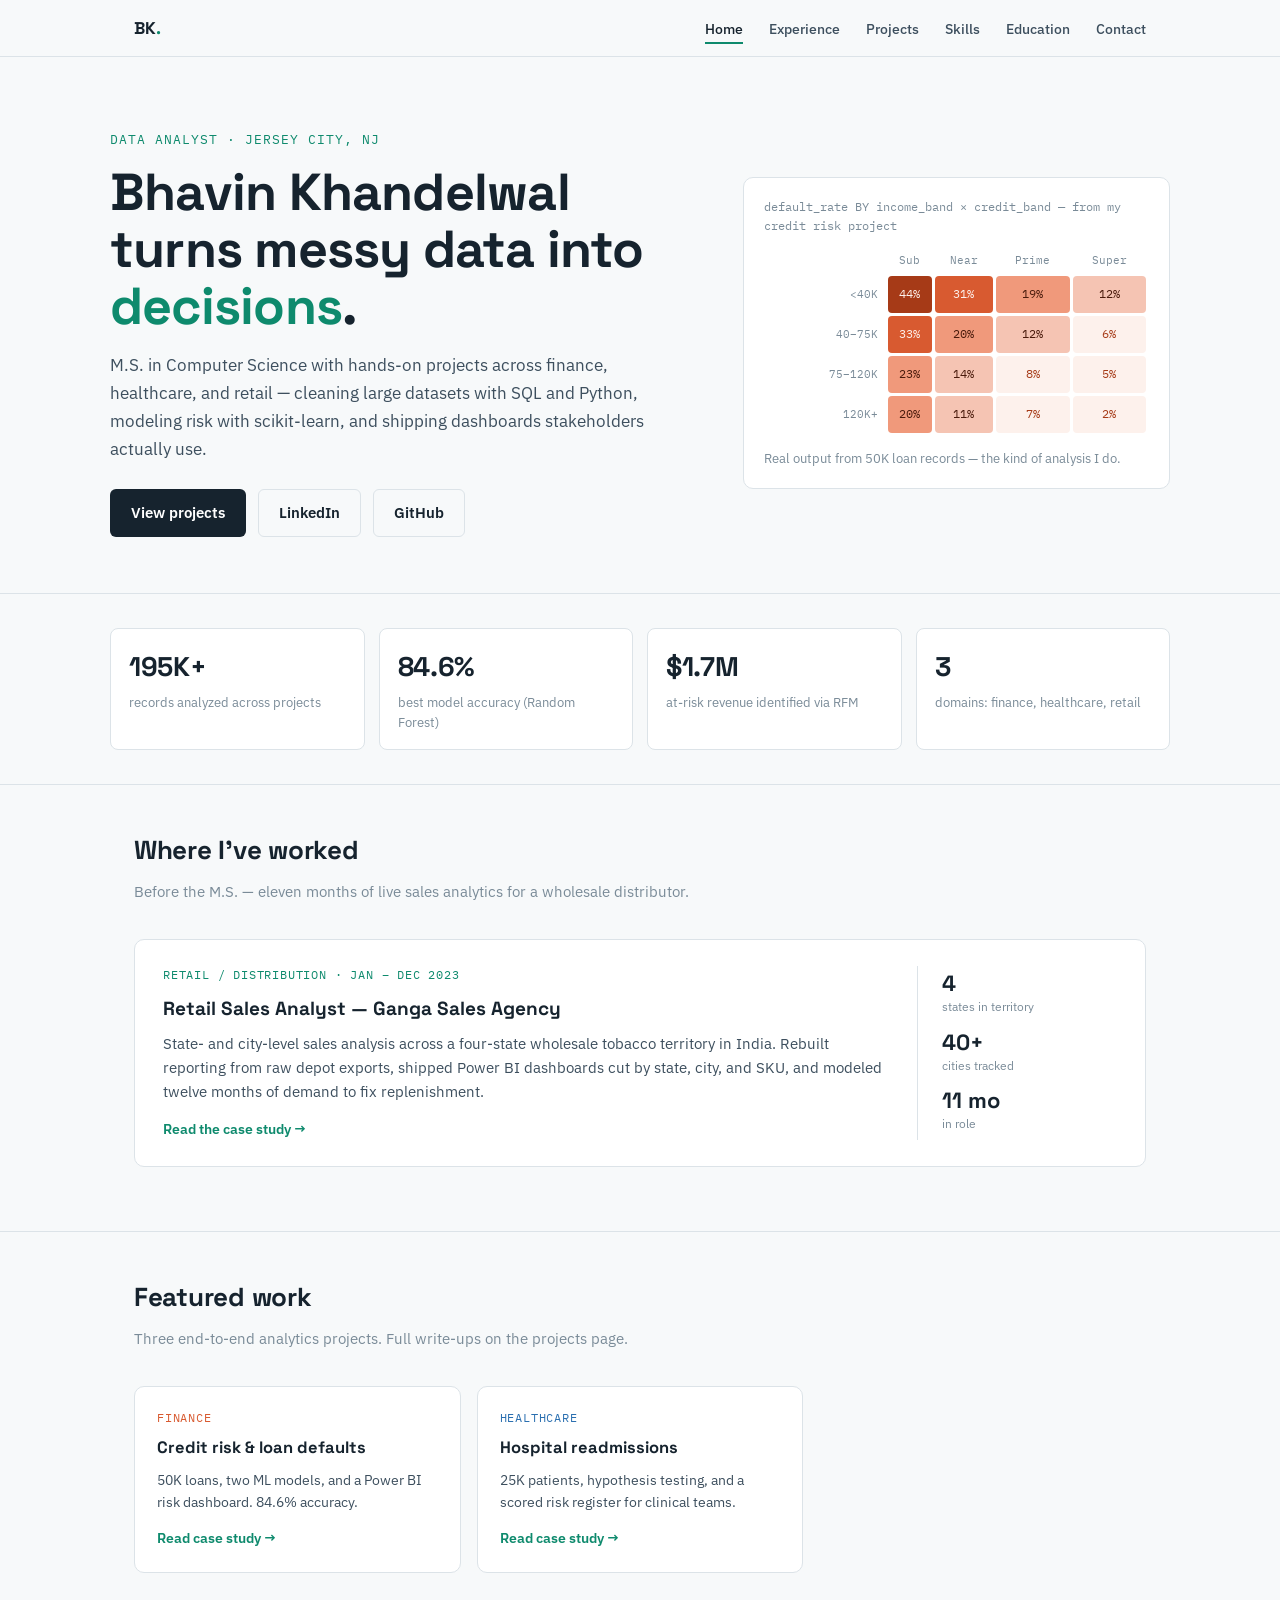
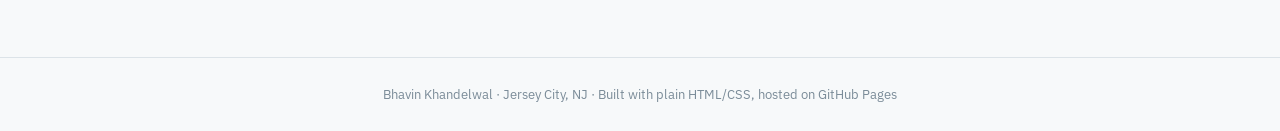
<file: index.html>
<!DOCTYPE html>
<html lang="en">
<head>
<meta charset="UTF-8">
<meta name="viewport" content="width=device-width, initial-scale=1.0">
<link rel="preconnect" href="https://fonts.googleapis.com">
<link rel="preconnect" href="https://fonts.gstatic.com" crossorigin>
<link href="https://fonts.googleapis.com/css2?family=Space+Grotesk:wght@400;500;700&family=IBM+Plex+Sans:wght@400;500;600&family=IBM+Plex+Mono:wght@400;500&display=swap" rel="stylesheet">
<link rel="stylesheet" href="style.css">
<title>Bhavin Khandelwal — Data Analyst</title>
<meta name="description" content="Data Analyst portfolio — SQL, Python, Power BI. Credit risk, healthcare, and retail analytics projects.">
</head>
<body>
<nav>
  <div class="wrap">
    <a class="logo" href="index.html">BK<span style="color:var(--teal)">.</span></a>
    <ul>
      <li><a href="index.html" class="active">Home</a></li>
      <li><a href="experience.html">Experience</a></li>
      <li><a href="projects.html">Projects</a></li>
      <li><a href="skills.html">Skills</a></li>
      <li><a href="education.html">Education</a></li>
      <li><a href="contact.html">Contact</a></li>
    </ul>
  </div>
</nav>
<header>
  <div class="wrap hero">
    <div>
      <div class="eyebrow">Data analyst · Jersey City, NJ</div>
      <h1>Bhavin Khandelwal turns messy data into <span class="accent">decisions</span>.</h1>
      <p class="lede">M.S. in Computer Science with hands-on projects across finance, healthcare, and retail — cleaning large datasets with SQL and Python, modeling risk with scikit-learn, and shipping dashboards stakeholders actually use.</p>
      <div class="hero-cta">
        <a class="btn btn-primary" href="projects.html">View projects</a>
        <a class="btn btn-ghost" href="https://www.linkedin.com/in/bhavin-khandelwal-49b412232">LinkedIn</a>
        <a class="btn btn-ghost" href="https://github.com/bhavin540">GitHub</a>
      </div>
    </div>
    <div class="heat">
      <div class="cap">default_rate BY income_band × credit_band — from my credit risk project</div>
      <table aria-label="Heat map of loan default rates by income and credit band">
        <tr><th></th><th>Sub</th><th>Near</th><th>Prime</th><th>Super</th></tr>
        <tr><td class="rowlab">&lt;40K</td><td><span style="background:var(--heat4);color:#fdf1ec">44%</span></td><td><span style="background:var(--heat3);color:#fdf1ec">31%</span></td><td><span style="background:var(--heat2);color:#4a1b0c">19%</span></td><td><span style="background:var(--heat1);color:#4a1b0c">12%</span></td></tr>
        <tr><td class="rowlab">40–75K</td><td><span style="background:var(--heat3);color:#fdf1ec">33%</span></td><td><span style="background:var(--heat2);color:#4a1b0c">20%</span></td><td><span style="background:var(--heat1);color:#4a1b0c">12%</span></td><td><span style="background:var(--heat0);color:#a63a17">6%</span></td></tr>
        <tr><td class="rowlab">75–120K</td><td><span style="background:var(--heat2);color:#4a1b0c">23%</span></td><td><span style="background:var(--heat1);color:#4a1b0c">14%</span></td><td><span style="background:var(--heat0);color:#a63a17">8%</span></td><td><span style="background:var(--heat0);color:#a63a17">5%</span></td></tr>
        <tr><td class="rowlab">120K+</td><td><span style="background:var(--heat2);color:#4a1b0c">20%</span></td><td><span style="background:var(--heat1);color:#4a1b0c">11%</span></td><td><span style="background:var(--heat0);color:#a63a17">7%</span></td><td><span style="background:var(--heat0);color:#a63a17">2%</span></td></tr>
      </table>
      <div class="note">Real output from 50K loan records — the kind of analysis I do.</div>
    </div>
  </div>
</header>
<div class="hr"></div>
<div class="wrap kpis">
  <div class="kpi"><div class="n">195K+</div><div class="l">records analyzed across projects</div></div>
  <div class="kpi"><div class="n">84.6%</div><div class="l">best model accuracy (Random Forest)</div></div>
  <div class="kpi"><div class="n">$1.7M</div><div class="l">at-risk revenue identified via RFM</div></div>
  <div class="kpi"><div class="n">3</div><div class="l">domains: finance, healthcare, retail</div></div>
</div>
<div class="hr"></div>
<section>
  <div class="wrap">
    <h2>Where I've worked</h2>
    <p class="sec-sub">Before the M.S. — eleven months of live sales analytics for a wholesale distributor.</p>
    <a class="proj" href="experience.html">
      <div>
        <div class="domain d-retail">Retail / distribution · Jan – Dec 2023</div>
        <h3>Retail Sales Analyst — Ganga Sales Agency</h3>
        <p>State- and city-level sales analysis across a four-state wholesale tobacco territory in India. Rebuilt reporting from raw depot exports, shipped Power BI dashboards cut by state, city, and SKU, and modeled twelve months of demand to fix replenishment.</p>
        <span class="go">Read the case study →</span>
      </div>
      <div class="stat">
        <div><div class="n">4</div><div class="l">states in territory</div></div>
        <div><div class="n">40+</div><div class="l">cities tracked</div></div>
        <div><div class="n">11 mo</div><div class="l">in role</div></div>
      </div>
    </a>
  </div>
</section>
<div class="hr"></div>
<section>
  <div class="wrap">
    <h2>Featured work</h2>
    <p class="sec-sub">Three end-to-end analytics projects. Full write-ups on the projects page.</p>
    <div class="preview-grid">
      <a class="preview" href="projects.html#credit">
        <div class="domain d-fin mono" style="font-size:11.5px;text-transform:uppercase;letter-spacing:.07em;">Finance</div>
        <h3>Credit risk &amp; loan defaults</h3>
        <p>50K loans, two ML models, and a Power BI risk dashboard. 84.6% accuracy.</p>
        <span class="go">Read case study →</span>
      </a>
      <a class="preview" href="projects.html#hospital">
        <div class="domain d-health mono" style="font-size:11.5px;text-transform:uppercase;letter-spacing:.07em;">Healthcare</div>
        <h3>Hospital readmissions</h3>
        <p>25K patients, hypothesis testing, and a scored risk register for clinical teams.</p>
        <span class="go">Read case study →</span>
      </a>
    </div>
  </div>
</section>
<footer>Bhavin Khandelwal · Jersey City, NJ · Built with plain HTML/CSS, hosted on GitHub Pages</footer>
</body>
</html>
</file>
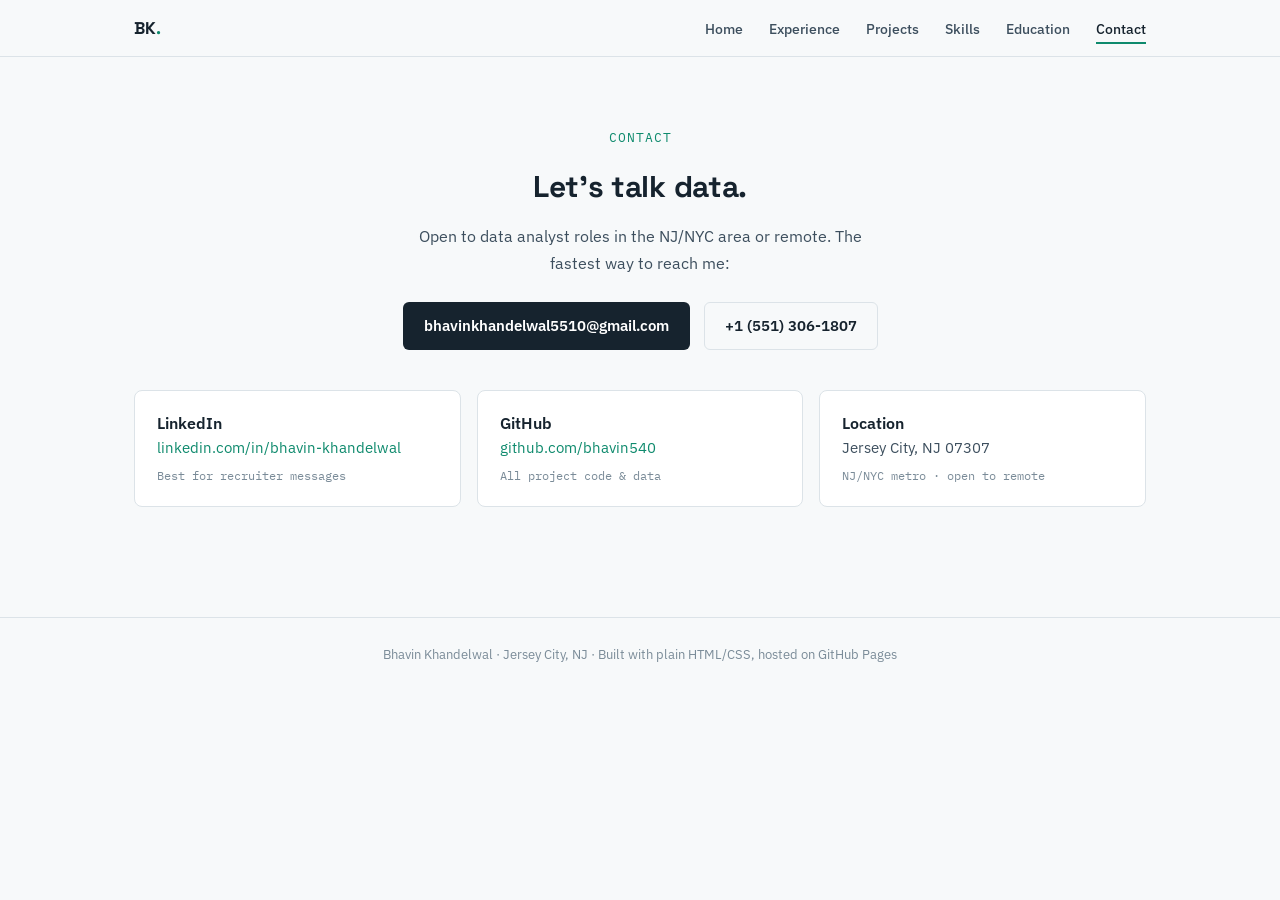
<file: contact.html>
<!DOCTYPE html>
<html lang="en">
<head>
<meta charset="UTF-8">
<meta name="viewport" content="width=device-width, initial-scale=1.0">
<link rel="preconnect" href="https://fonts.googleapis.com">
<link rel="preconnect" href="https://fonts.gstatic.com" crossorigin>
<link href="https://fonts.googleapis.com/css2?family=Space+Grotesk:wght@400;500;700&family=IBM+Plex+Sans:wght@400;500;600&family=IBM+Plex+Mono:wght@400;500&display=swap" rel="stylesheet">
<link rel="stylesheet" href="style.css">
<title>Contact — Bhavin Khandelwal</title>
</head>
<body>
<nav>
  <div class="wrap">
    <a class="logo" href="index.html">BK<span style="color:var(--teal)">.</span></a>
    <ul>
      <li><a href="index.html">Home</a></li>
      <li><a href="experience.html">Experience</a></li>
      <li><a href="projects.html">Projects</a></li>
      <li><a href="skills.html">Skills</a></li>
      <li><a href="education.html">Education</a></li>
      <li><a href="contact.html" class="active">Contact</a></li>
    </ul>
  </div>
</nav>
<section class="contact">
  <div class="wrap">
    <div class="eyebrow">Contact</div>
    <h2 style="font-family:'Space Grotesk',sans-serif;">Let's talk data.</h2>
    <p>Open to data analyst roles in the NJ/NYC area or remote. The fastest way to reach me:</p>
    <div class="row">
      <a class="btn btn-primary" href="mailto:bhavinkhandelwal5510@gmail.com">bhavinkhandelwal5510@gmail.com</a>
      <a class="btn btn-ghost" href="tel:+15513061807">+1 (551) 306-1807</a>
    </div>
    <div class="contact-cards">
      <div class="edu-card">
        <div class="deg">LinkedIn</div>
        <div class="school"><a href="https://www.linkedin.com/in/bhavin-khandelwal-49b412232">linkedin.com/in/bhavin-khandelwal</a></div>
        <div class="meta">Best for recruiter messages</div>
      </div>
      <div class="edu-card">
        <div class="deg">GitHub</div>
        <div class="school"><a href="https://github.com/bhavin540">github.com/bhavin540</a></div>
        <div class="meta">All project code &amp; data</div>
      </div>
      <div class="edu-card">
        <div class="deg">Location</div>
        <div class="school">Jersey City, NJ 07307</div>
        <div class="meta">NJ/NYC metro · open to remote</div>
      </div>
    </div>
  </div>
</section>
<footer>Bhavin Khandelwal · Jersey City, NJ · Built with plain HTML/CSS, hosted on GitHub Pages</footer>
</body>
</html>
</file>
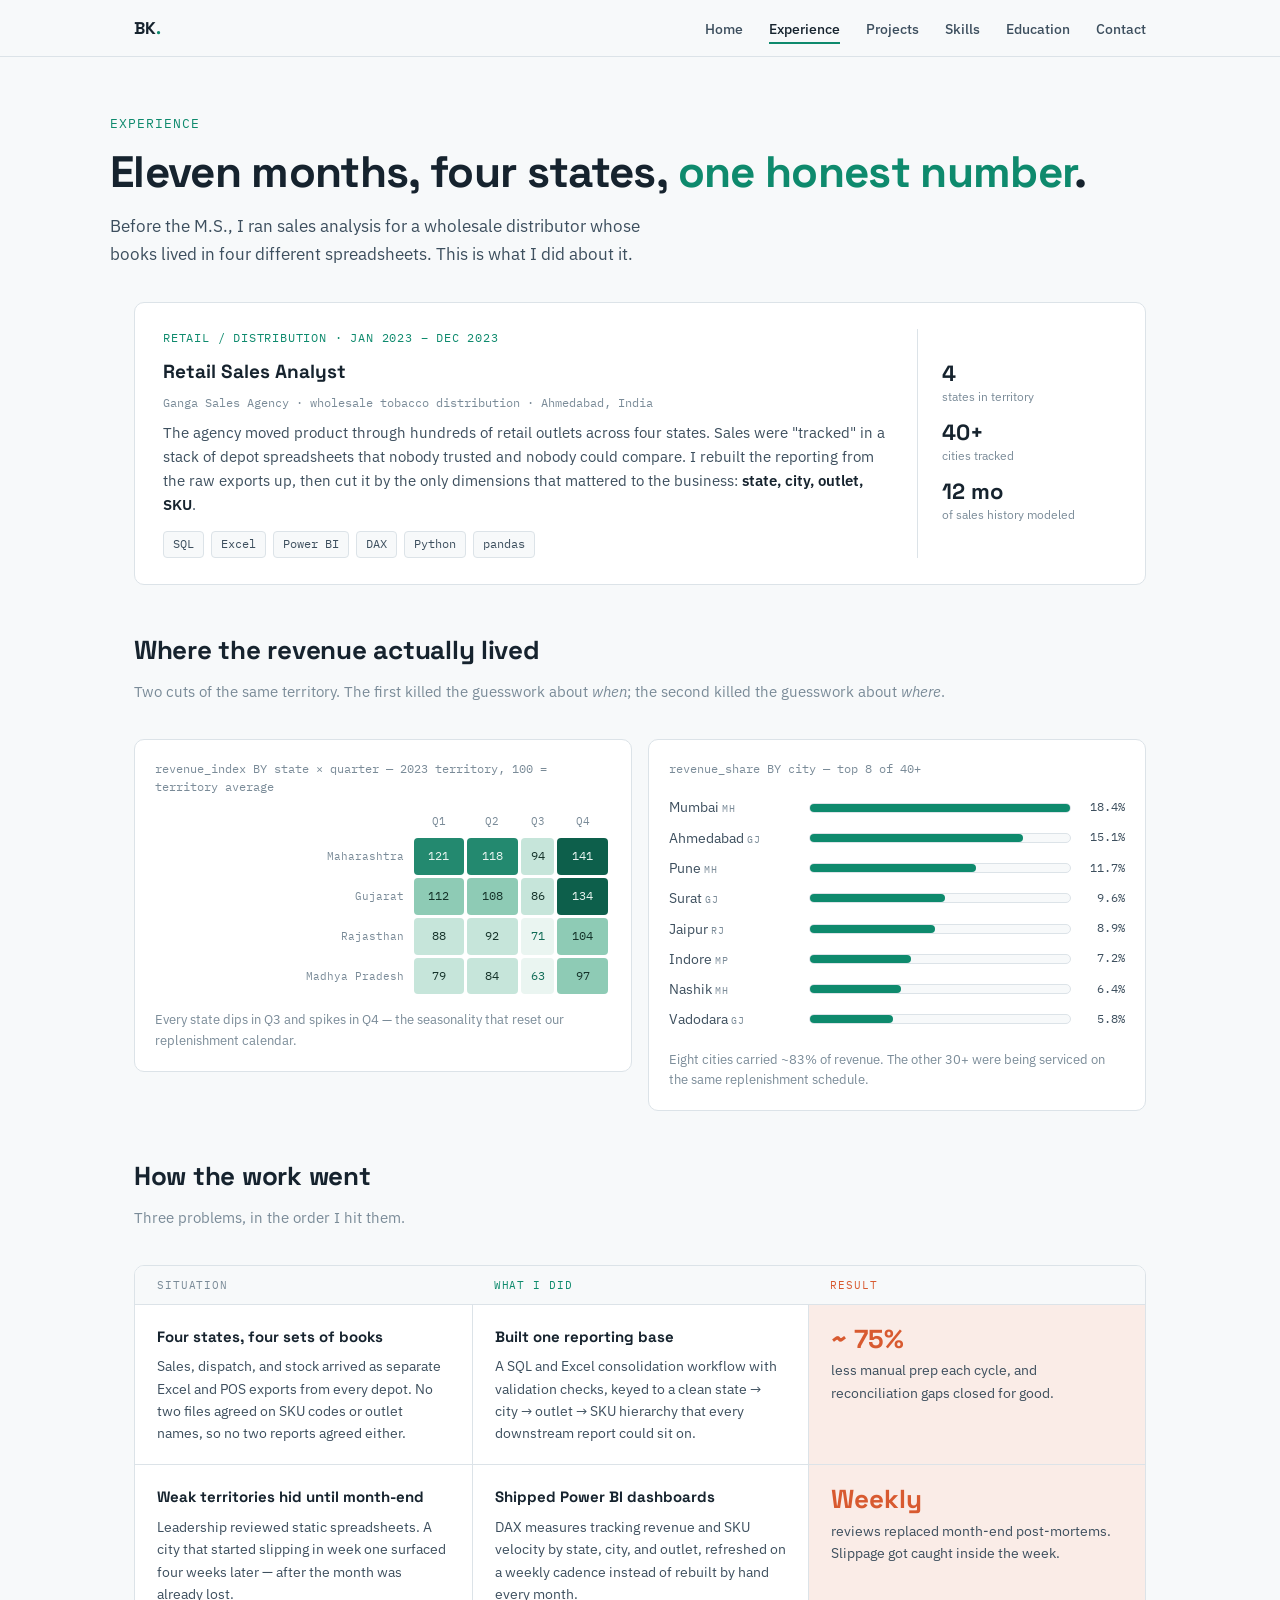
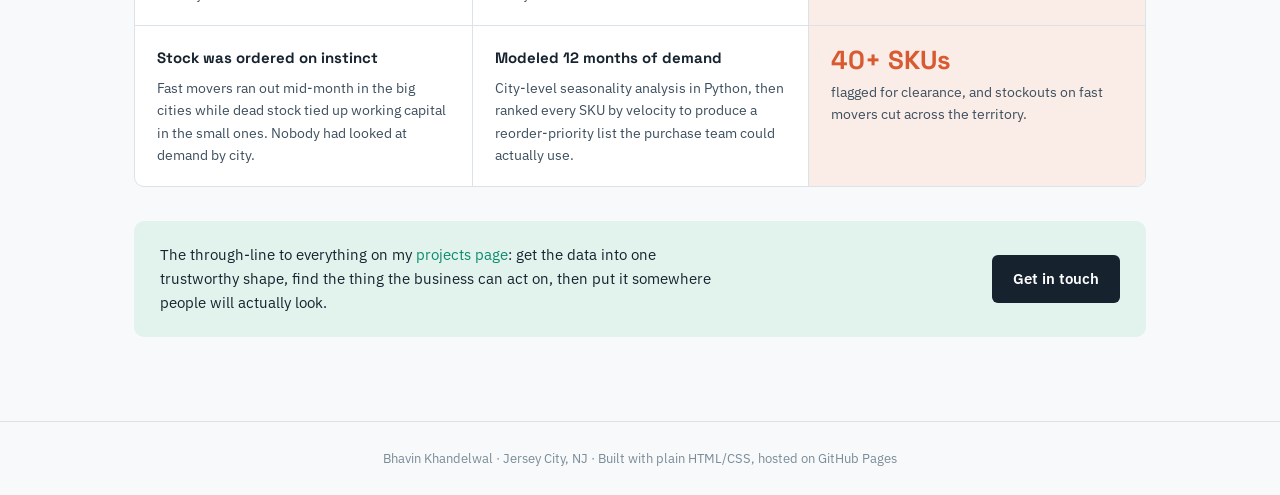
<file: experience.html>
<!DOCTYPE html>
<html lang="en">
<head>
<meta charset="UTF-8">
<meta name="viewport" content="width=device-width, initial-scale=1.0">
<link rel="preconnect" href="https://fonts.googleapis.com">
<link rel="preconnect" href="https://fonts.gstatic.com" crossorigin>
<link href="https://fonts.googleapis.com/css2?family=Space+Grotesk:wght@400;500;700&family=IBM+Plex+Sans:wght@400;500;600&family=IBM+Plex+Mono:wght@400;500&display=swap" rel="stylesheet">
<link rel="stylesheet" href="style.css">
<title>Experience — Bhavin Khandelwal</title>
<meta name="description" content="Retail Sales Analyst at Ganga Sales Agency — state- and city-level sales analysis across a four-state wholesale distribution territory in India.">
</head>
<body>
<nav>
  <div class="wrap">
    <a class="logo" href="index.html">BK<span style="color:var(--teal)">.</span></a>
    <ul>
      <li><a href="index.html">Home</a></li>
      <li><a href="experience.html" class="active">Experience</a></li>
      <li><a href="projects.html">Projects</a></li>
      <li><a href="skills.html">Skills</a></li>
      <li><a href="education.html">Education</a></li>
      <li><a href="contact.html">Contact</a></li>
    </ul>
  </div>
</nav>

<div class="wrap page-head">
  <div class="eyebrow">Experience</div>
  <h1>Eleven months, four states, <span class="accent">one honest number</span>.</h1>
  <p class="lede">Before the M.S., I ran sales analysis for a wholesale distributor whose books lived in four different spreadsheets. This is what I did about it.</p>
</div>

<section style="padding-top:24px;">
  <div class="wrap">

    <!-- ROLE CARD -->
    <div class="proj xp">
      <div>
        <div class="domain d-retail">Retail / distribution · Jan 2023 – Dec 2023</div>
        <h3>Retail Sales Analyst</h3>
        <div class="co">Ganga Sales Agency &middot; wholesale tobacco distribution &middot; Ahmedabad, India</div>
        <p>The agency moved product through hundreds of retail outlets across four states. Sales were "tracked" in a stack of depot spreadsheets that nobody trusted and nobody could compare. I rebuilt the reporting from the raw exports up, then cut it by the only dimensions that mattered to the business: <b>state, city, outlet, SKU</b>.</p>
        <div class="stack">
          <span class="tag">SQL</span><span class="tag">Excel</span><span class="tag">Power BI</span><span class="tag">DAX</span><span class="tag">Python</span><span class="tag">pandas</span>
        </div>
      </div>
      <div class="stat">
        <div><div class="n">4</div><div class="l">states in territory</div></div>
        <div><div class="n">40+</div><div class="l">cities tracked</div></div>
        <div><div class="n">12 mo</div><div class="l">of sales history modeled</div></div>
      </div>
    </div>

    <!-- SIGNATURE VIZ -->
    <h2 style="margin-top:44px;">Where the revenue actually lived</h2>
    <p class="sec-sub">Two cuts of the same territory. The first killed the guesswork about <em>when</em>; the second killed the guesswork about <em>where</em>.</p>

    <div class="xp-viz">

      <!-- state x quarter heat map -->
      <div class="heat">
        <div class="cap">revenue_index BY state × quarter — 2023 territory, 100 = territory average</div>
        <table aria-label="Heat map of revenue index by state and quarter">
          <tr><th></th><th>Q1</th><th>Q2</th><th>Q3</th><th>Q4</th></tr>
          <!-- PLACEHOLDER DATA — swap in your real figures before publishing -->
          <tr><td class="rowlab">Maharashtra</td>
            <td><span class="r3">121</span></td><td><span class="r3">118</span></td><td><span class="r1">94</span></td><td><span class="r4">141</span></td></tr>
          <tr><td class="rowlab">Gujarat</td>
            <td><span class="r2">112</span></td><td><span class="r2">108</span></td><td><span class="r1">86</span></td><td><span class="r4">134</span></td></tr>
          <tr><td class="rowlab">Rajasthan</td>
            <td><span class="r1">88</span></td><td><span class="r1">92</span></td><td><span class="r0">71</span></td><td><span class="r2">104</span></td></tr>
          <tr><td class="rowlab">Madhya Pradesh</td>
            <td><span class="r1">79</span></td><td><span class="r1">84</span></td><td><span class="r0">63</span></td><td><span class="r2">97</span></td></tr>
        </table>
        <div class="note">Every state dips in Q3 and spikes in Q4 — the seasonality that reset our replenishment calendar.</div>
      </div>

      <!-- city leaderboard -->
      <div class="cities">
        <div class="cap">revenue_share BY city — top 8 of 40+</div>
        <!-- PLACEHOLDER DATA — swap in your real figures before publishing -->
        <div class="city"><div class="nm">Mumbai <span class="st">MH</span></div><div class="track"><div class="bar" style="width:100%"></div></div><div class="v">18.4%</div></div>
        <div class="city"><div class="nm">Ahmedabad <span class="st">GJ</span></div><div class="track"><div class="bar" style="width:82%"></div></div><div class="v">15.1%</div></div>
        <div class="city"><div class="nm">Pune <span class="st">MH</span></div><div class="track"><div class="bar" style="width:64%"></div></div><div class="v">11.7%</div></div>
        <div class="city"><div class="nm">Surat <span class="st">GJ</span></div><div class="track"><div class="bar" style="width:52%"></div></div><div class="v">9.6%</div></div>
        <div class="city"><div class="nm">Jaipur <span class="st">RJ</span></div><div class="track"><div class="bar" style="width:48%"></div></div><div class="v">8.9%</div></div>
        <div class="city"><div class="nm">Indore <span class="st">MP</span></div><div class="track"><div class="bar" style="width:39%"></div></div><div class="v">7.2%</div></div>
        <div class="city"><div class="nm">Nashik <span class="st">MH</span></div><div class="track"><div class="bar" style="width:35%"></div></div><div class="v">6.4%</div></div>
        <div class="city"><div class="nm">Vadodara <span class="st">GJ</span></div><div class="track"><div class="bar" style="width:32%"></div></div><div class="v">5.8%</div></div>
        <div class="note">Eight cities carried ~83% of revenue. The other 30+ were being serviced on the same replenishment schedule.</div>
      </div>

    </div>

    <!-- STAR GRID -->
    <h2 style="margin-top:44px;">How the work went</h2>
    <p class="sec-sub">Three problems, in the order I hit them.</p>

    <div class="star">
      <div class="star-head">
        <div>Situation</div><div>What I did</div><div>Result</div>
      </div>

      <div class="star-row">
        <div class="cell">
          <h4>Four states, four sets of books</h4>
          <p>Sales, dispatch, and stock arrived as separate Excel and POS exports from every depot. No two files agreed on SKU codes or outlet names, so no two reports agreed either.</p>
        </div>
        <div class="cell">
          <h4>Built one reporting base</h4>
          <p>A SQL and Excel consolidation workflow with validation checks, keyed to a clean state → city → outlet → SKU hierarchy that every downstream report could sit on.</p>
        </div>
        <div class="cell out">
          <div class="big">~ 75%</div>
          <p>less manual prep each cycle, and reconciliation gaps closed for good.</p>
        </div>
      </div>

      <div class="star-row">
        <div class="cell">
          <h4>Weak territories hid until month-end</h4>
          <p>Leadership reviewed static spreadsheets. A city that started slipping in week one surfaced four weeks later — after the month was already lost.</p>
        </div>
        <div class="cell">
          <h4>Shipped Power BI dashboards</h4>
          <p>DAX measures tracking revenue and SKU velocity by state, city, and outlet, refreshed on a weekly cadence instead of rebuilt by hand every month.</p>
        </div>
        <div class="cell out">
          <div class="big">Weekly</div>
          <p>reviews replaced month-end post-mortems. Slippage got caught inside the week.</p>
        </div>
      </div>

      <div class="star-row">
        <div class="cell">
          <h4>Stock was ordered on instinct</h4>
          <p>Fast movers ran out mid-month in the big cities while dead stock tied up working capital in the small ones. Nobody had looked at demand by city.</p>
        </div>
        <div class="cell">
          <h4>Modeled 12 months of demand</h4>
          <p>City-level seasonality analysis in Python, then ranked every SKU by velocity to produce a reorder-priority list the purchase team could actually use.</p>
        </div>
        <div class="cell out">
          <div class="big"> 40+ SKUs</div>
          <p>flagged for clearance, and stockouts on fast movers cut across the territory.</p>
        </div>
      </div>
    </div>

    <div class="xp-close">
      <p>The through-line to everything on my <a href="projects.html">projects page</a>: get the data into one trustworthy shape, find the thing the business can act on, then put it somewhere people will actually look.</p>
      <a class="btn btn-primary" href="contact.html">Get in touch</a>
    </div>

  </div>
</section>

<footer>Bhavin Khandelwal · Jersey City, NJ · Built with plain HTML/CSS, hosted on GitHub Pages</footer>
</body>
</html>
</file>
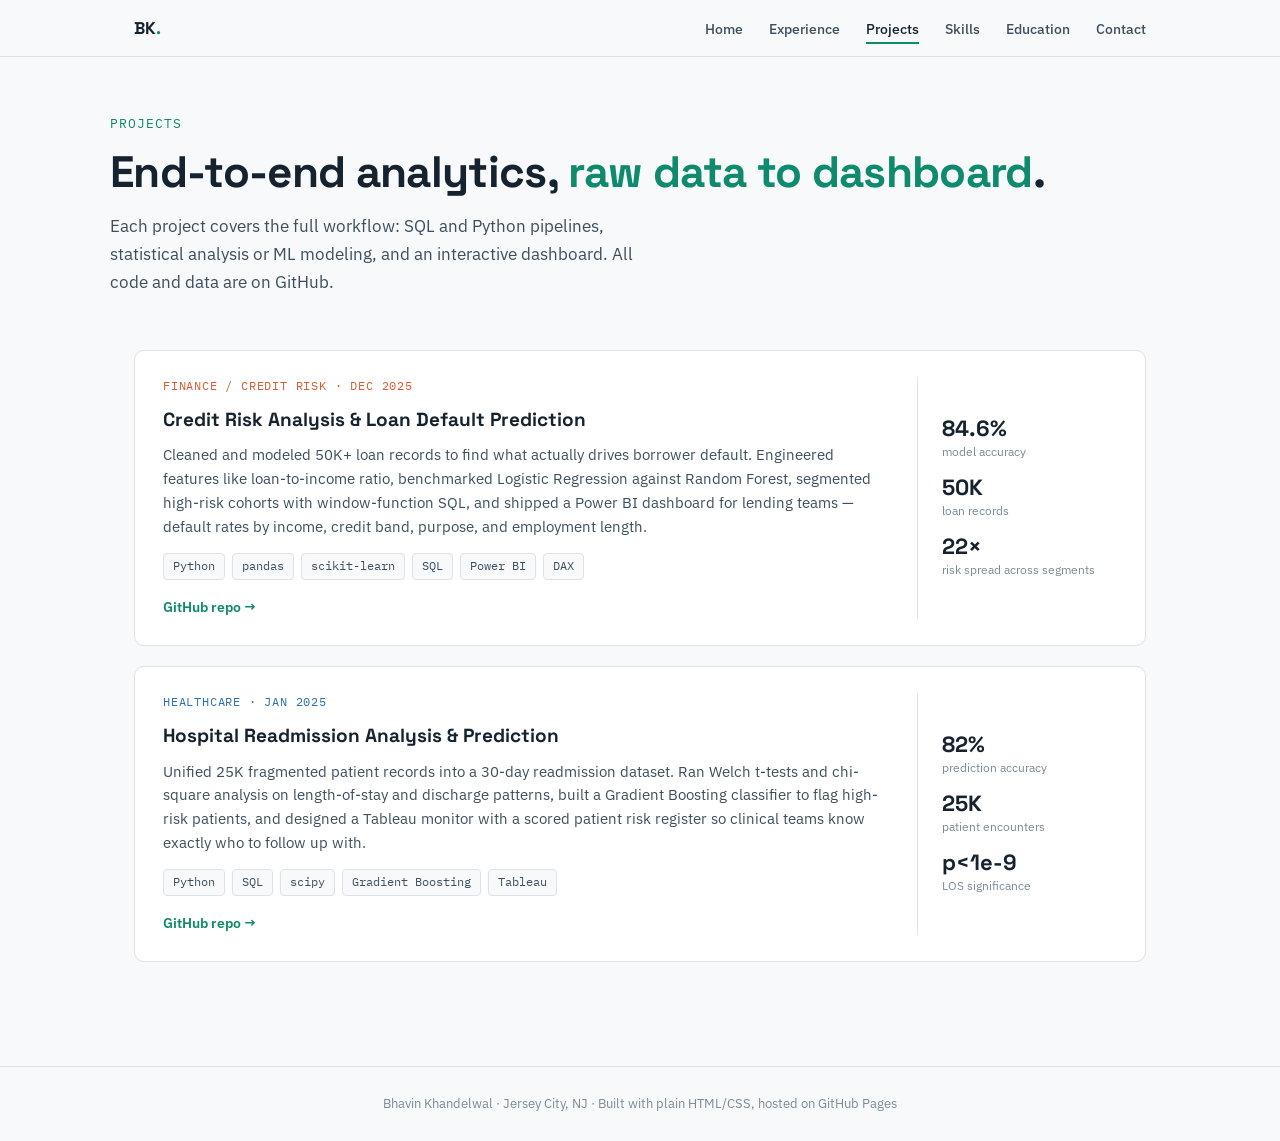
<file: projects.html>
<!DOCTYPE html>
<html lang="en">
<head>
<meta charset="UTF-8">
<meta name="viewport" content="width=device-width, initial-scale=1.0">
<link rel="preconnect" href="https://fonts.googleapis.com">
<link rel="preconnect" href="https://fonts.gstatic.com" crossorigin>
<link href="https://fonts.googleapis.com/css2?family=Space+Grotesk:wght@400;500;700&family=IBM+Plex+Sans:wght@400;500;600&family=IBM+Plex+Mono:wght@400;500&display=swap" rel="stylesheet">
<link rel="stylesheet" href="style.css">
<title>Projects — Bhavin Khandelwal</title>
</head>
<body>
<nav>
  <div class="wrap">
    <a class="logo" href="index.html">BK<span style="color:var(--teal)">.</span></a>
    <ul>
      <li><a href="index.html">Home</a></li>
      <li><a href="experience.html">Experience</a></li>
      <li><a href="projects.html" class="active">Projects</a></li>
      <li><a href="skills.html">Skills</a></li>
      <li><a href="education.html">Education</a></li>
      <li><a href="contact.html">Contact</a></li>
    </ul>
  </div>
</nav>
<div class="wrap page-head">
  <div class="eyebrow">Projects</div>
  <h1>End-to-end analytics, <span class="accent">raw data to dashboard</span>.</h1>
  <p class="lede">Each project covers the full workflow: SQL and Python pipelines, statistical analysis or ML modeling, and an interactive dashboard. All code and data are on GitHub.</p>
</div>
<section>
  <div class="wrap">

    <article class="proj" id="credit">
      <div>
        <div class="domain d-fin">Finance / credit risk · Dec 2025</div>
        <h3>Credit Risk Analysis &amp; Loan Default Prediction</h3>
        <p>Cleaned and modeled 50K+ loan records to find what actually drives borrower default. Engineered features like loan-to-income ratio, benchmarked Logistic Regression against Random Forest, segmented high-risk cohorts with window-function SQL, and shipped a Power BI dashboard for lending teams — default rates by income, credit band, purpose, and employment length.</p>
        <div class="stack">
          <span class="tag">Python</span><span class="tag">pandas</span><span class="tag">scikit-learn</span><span class="tag">SQL</span><span class="tag">Power BI</span><span class="tag">DAX</span>
        </div>
        <div class="links">
          <a href="https://github.com/bhavin540/credit-risk-loan-default">GitHub repo →</a>
        </div>
      </div>
      <div class="stat">
        <div><div class="n">84.6%</div><div class="l">model accuracy</div></div>
        <div><div class="n">50K</div><div class="l">loan records</div></div>
        <div><div class="n">22×</div><div class="l">risk spread across segments</div></div>
      </div>
    </article>

    <article class="proj" id="hospital">
      <div>
        <div class="domain d-health">Healthcare · Jan 2025</div>
        <h3>Hospital Readmission Analysis &amp; Prediction</h3>
        <p>Unified 25K fragmented patient records into a 30-day readmission dataset. Ran Welch t-tests and chi-square analysis on length-of-stay and discharge patterns, built a Gradient Boosting classifier to flag high-risk patients, and designed a Tableau monitor with a scored patient risk register so clinical teams know exactly who to follow up with.</p>
        <div class="stack">
          <span class="tag">Python</span><span class="tag">SQL</span><span class="tag">scipy</span><span class="tag">Gradient Boosting</span><span class="tag">Tableau</span>
        </div>
        <div class="links">
          <a href="https://github.com/bhavin540/hospital-readmission-prediction">GitHub repo →</a>
        </div>
      </div>
      <div class="stat">
        <div><div class="n">82%</div><div class="l">prediction accuracy</div></div>
        <div><div class="n">25K</div><div class="l">patient encounters</div></div>
        <div><div class="n">p&lt;1e-9</div><div class="l">LOS significance</div></div>
      </div>
    </article>

  </div>
</section>
<footer>Bhavin Khandelwal · Jersey City, NJ · Built with plain HTML/CSS, hosted on GitHub Pages</footer>
</body>
</html>
</file>
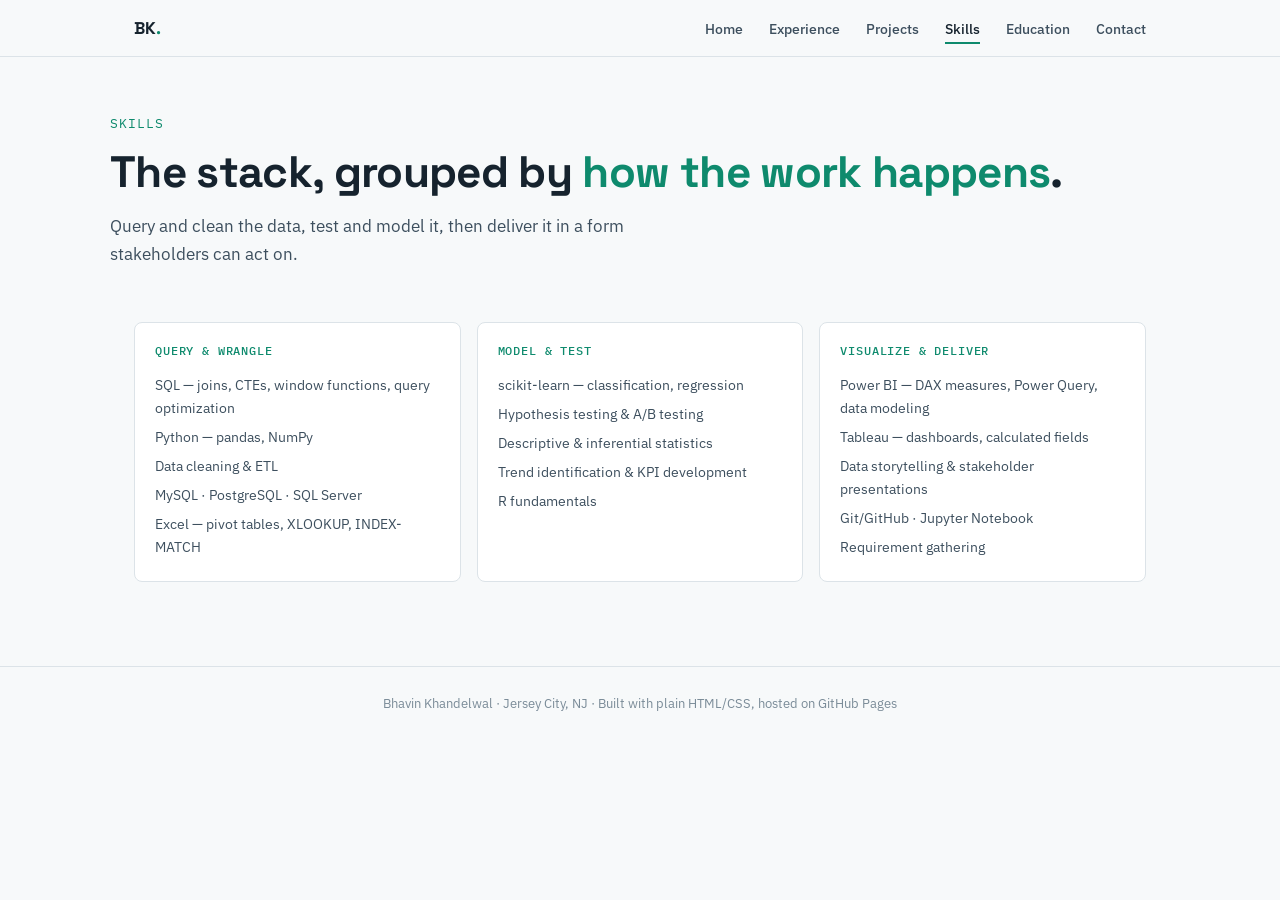
<file: skills.html>
<!DOCTYPE html>
<html lang="en">
<head>
<meta charset="UTF-8">
<meta name="viewport" content="width=device-width, initial-scale=1.0">
<link rel="preconnect" href="https://fonts.googleapis.com">
<link rel="preconnect" href="https://fonts.gstatic.com" crossorigin>
<link href="https://fonts.googleapis.com/css2?family=Space+Grotesk:wght@400;500;700&family=IBM+Plex+Sans:wght@400;500;600&family=IBM+Plex+Mono:wght@400;500&display=swap" rel="stylesheet">
<link rel="stylesheet" href="style.css">
<title>Skills — Bhavin Khandelwal</title>
</head>
<body>
<nav>
  <div class="wrap">
    <a class="logo" href="index.html">BK<span style="color:var(--teal)">.</span></a>
    <ul>
      <li><a href="index.html">Home</a></li>
      <li><a href="experience.html">Experience</a></li>
      <li><a href="projects.html">Projects</a></li>
      <li><a href="skills.html" class="active">Skills</a></li>
      <li><a href="education.html">Education</a></li>
      <li><a href="contact.html">Contact</a></li>
    </ul>
  </div>
</nav>
<div class="wrap page-head">
  <div class="eyebrow">Skills</div>
  <h1>The stack, grouped by <span class="accent">how the work happens</span>.</h1>
  <p class="lede">Query and clean the data, test and model it, then deliver it in a form stakeholders can act on.</p>
</div>
<section>
  <div class="wrap">
    <div class="skills">
      <div class="skill-card">
        <h4>Query &amp; wrangle</h4>
        <ul><li>SQL — joins, CTEs, window functions, query optimization</li><li>Python — pandas, NumPy</li><li>Data cleaning &amp; ETL</li><li>MySQL · PostgreSQL · SQL Server</li><li>Excel — pivot tables, XLOOKUP, INDEX-MATCH</li></ul>
      </div>
      <div class="skill-card">
        <h4>Model &amp; test</h4>
        <ul><li>scikit-learn — classification, regression</li><li>Hypothesis testing &amp; A/B testing</li><li>Descriptive &amp; inferential statistics</li><li>Trend identification &amp; KPI development</li><li>R fundamentals</li></ul>
      </div>
      <div class="skill-card">
        <h4>Visualize &amp; deliver</h4>
        <ul><li>Power BI — DAX measures, Power Query, data modeling</li><li>Tableau — dashboards, calculated fields</li><li>Data storytelling &amp; stakeholder presentations</li><li>Git/GitHub · Jupyter Notebook</li><li>Requirement gathering</li></ul>
      </div>
    </div>
  </div>
</section>
<footer>Bhavin Khandelwal · Jersey City, NJ · Built with plain HTML/CSS, hosted on GitHub Pages</footer>
</body>
</html>
</file>
<file: style.css>
:root{
  --ink:#16232e; --ink-soft:#3d4f5e; --muted:#7a8b98;
  --paper:#f7f9fa; --card:#ffffff; --grid:#dce3e8;
  --teal:#0e8a6d; --teal-soft:#e2f3ee;
  --coral:#d85a30; --coral-soft:#faece7;
  --heat0:#fdf1ec; --heat1:#f5c4b3; --heat2:#f0997b; --heat3:#d85a30; --heat4:#a63a17;
}
*{margin:0;padding:0;box-sizing:border-box}
html{scroll-behavior:smooth}
body{font-family:'IBM Plex Sans',sans-serif;background:var(--paper);color:var(--ink);line-height:1.65;font-size:16px}
.mono{font-family:'IBM Plex Mono',monospace}
a{color:var(--teal);text-decoration:none}
a:hover{text-decoration:underline}
a:focus-visible,button:focus-visible{outline:2px solid var(--teal);outline-offset:3px;border-radius:2px}

.wrap{max-width:1060px;margin:0 auto;padding:0 24px}

/* top bar */
nav{position:sticky;top:0;background:rgba(247,249,250,.92);backdrop-filter:blur(8px);border-bottom:1px solid var(--grid);z-index:10}
nav .wrap{display:flex;justify-content:space-between;align-items:center;height:56px}
nav .logo{font-family:'Space Grotesk',sans-serif;font-weight:700;font-size:17px;color:var(--ink)}
nav .logo:hover{text-decoration:none}
nav ul{display:flex;gap:26px;list-style:none}
nav ul a{color:var(--ink-soft);font-size:14px;font-weight:500;padding-bottom:4px}
nav ul a.active{color:var(--ink);border-bottom:2px solid var(--teal)}
nav ul a:hover{text-decoration:none;color:var(--ink)}

/* page header */
.page-head{padding:56px 0 10px}
.eyebrow{font-family:'IBM Plex Mono',monospace;font-size:12.5px;letter-spacing:.08em;text-transform:uppercase;color:var(--teal);margin-bottom:14px}
h1{font-family:'Space Grotesk',sans-serif;font-size:clamp(30px,4.5vw,44px);line-height:1.1;font-weight:700;letter-spacing:-.015em}
h1 .accent{color:var(--teal)}
.lede{margin-top:16px;font-size:17px;color:var(--ink-soft);max-width:56ch}

/* hero (home) */
.hero{display:grid;grid-template-columns:1.15fr .85fr;gap:56px;align-items:center;padding:72px 0 56px}
.hero h1{font-size:clamp(34px,5vw,52px)}
.hero-cta{margin-top:26px;display:flex;gap:12px;flex-wrap:wrap}
.btn{display:inline-block;padding:11px 20px;border-radius:6px;font-size:14.5px;font-weight:600;border:1.5px solid transparent}
.btn-primary{background:var(--ink);color:#fff}
.btn-primary:hover{background:#0c1720;text-decoration:none}
.btn-ghost{border-color:var(--grid);color:var(--ink)}
.btn-ghost:hover{border-color:var(--ink);text-decoration:none}

/* heat map signature */
.heat{background:var(--card);border:1px solid var(--grid);border-radius:10px;padding:20px}
.heat .cap{font-family:'IBM Plex Mono',monospace;font-size:11.5px;color:var(--muted);margin-bottom:12px}
.heat table{border-collapse:separate;border-spacing:3px;width:100%}
.heat td,.heat th{font-size:11px;text-align:center;padding:0}
.heat th{font-family:'IBM Plex Mono',monospace;font-weight:400;color:var(--muted);padding-bottom:4px}
.heat td span{display:block;border-radius:4px;padding:9px 0;font-family:'IBM Plex Mono',monospace;font-size:11.5px;transition:transform .12s ease}
.heat td span:hover{transform:scale(1.07)}
.heat .rowlab{font-family:'IBM Plex Mono',monospace;color:var(--muted);text-align:right;padding-right:7px;font-size:11px}
.heat .note{font-size:12.5px;color:var(--muted);margin-top:12px}

/* KPI strip */
.kpis{display:grid;grid-template-columns:repeat(4,1fr);gap:14px;padding:34px 0}
.kpi{background:var(--card);border:1px solid var(--grid);border-radius:8px;padding:16px 18px}
.kpi .n{font-family:'Space Grotesk',sans-serif;font-size:27px;font-weight:700;letter-spacing:-.01em}
.kpi .l{font-size:12.5px;color:var(--muted);margin-top:2px}

/* sections */
section{padding:44px 0}
h2{font-family:'Space Grotesk',sans-serif;font-size:26px;font-weight:700;letter-spacing:-.01em;margin-bottom:8px}
.sec-sub{color:var(--muted);font-size:15px;margin-bottom:34px}
.hr{border-bottom:1px solid var(--grid)}

/* projects */
.proj{background:var(--card);border:1px solid var(--grid);border-radius:10px;padding:26px 28px;margin-bottom:20px;display:grid;grid-template-columns:1fr 200px;gap:28px}
.proj:hover{border-color:var(--ink-soft)}
.proj h3{font-family:'Space Grotesk',sans-serif;font-size:19px;font-weight:700}
.proj .domain{font-family:'IBM Plex Mono',monospace;font-size:11.5px;text-transform:uppercase;letter-spacing:.07em;margin-bottom:8px}
.d-fin{color:var(--coral)}.d-health{color:#2a6fb0}.d-retail{color:var(--teal)}
.proj p{font-size:14.5px;color:var(--ink-soft);margin-top:8px}
.proj .stack{display:flex;flex-wrap:wrap;gap:7px;margin-top:14px}
.tag{font-family:'IBM Plex Mono',monospace;font-size:11.5px;background:var(--paper);border:1px solid var(--grid);border-radius:4px;padding:3px 9px;color:var(--ink-soft)}
.proj .links{margin-top:16px;display:flex;gap:16px;font-size:14px;font-weight:600}
.proj .stat{border-left:1px solid var(--grid);padding-left:24px;display:flex;flex-direction:column;justify-content:center;gap:14px}
.proj .stat .n{font-family:'Space Grotesk',sans-serif;font-size:22px;font-weight:700;line-height:1}
.proj .stat .l{font-size:12px;color:var(--muted);margin-top:3px}
.proj-detail{background:var(--card);border:1px solid var(--grid);border-radius:10px;padding:26px 28px;margin-bottom:20px}
.proj-detail h4{font-family:'IBM Plex Mono',monospace;font-size:12px;text-transform:uppercase;letter-spacing:.07em;color:var(--teal);margin:18px 0 6px;font-weight:500}
.proj-detail ul{padding-left:20px;font-size:14.5px;color:var(--ink-soft)}
.proj-detail li{margin:4px 0}

/* home preview cards */
.preview-grid{display:grid;grid-template-columns:repeat(3,1fr);gap:16px}
.preview{background:var(--card);border:1px solid var(--grid);border-radius:10px;padding:22px}
.preview:hover{border-color:var(--ink-soft);text-decoration:none}
.preview h3{font-family:'Space Grotesk',sans-serif;font-size:16.5px;font-weight:700;color:var(--ink);margin:6px 0 8px}
.preview p{font-size:13.5px;color:var(--ink-soft)}
.preview .go{display:block;margin-top:14px;font-size:13.5px;font-weight:600}

/* skills */
.skills{display:grid;grid-template-columns:repeat(3,1fr);gap:16px}
.skill-card{background:var(--card);border:1px solid var(--grid);border-radius:8px;padding:18px 20px}
.skill-card h4{font-family:'IBM Plex Mono',monospace;font-size:12px;text-transform:uppercase;letter-spacing:.07em;color:var(--teal);margin-bottom:10px;font-weight:500}
.skill-card ul{list-style:none;font-size:14px;color:var(--ink-soft)}
.skill-card li{padding:3px 0}

/* education */
.edu{display:grid;grid-template-columns:1fr 1fr;gap:16px}
.edu-card{background:var(--card);border:1px solid var(--grid);border-radius:8px;padding:20px 22px}
.edu-card .deg{font-weight:600;font-size:15.5px}
.edu-card .school{color:var(--ink-soft);font-size:14.5px}
.edu-card .meta{font-family:'IBM Plex Mono',monospace;font-size:12px;color:var(--muted);margin-top:6px}

/* contact */
.contact{text-align:center;padding:70px 0}
.contact h2{font-size:30px}
.contact p{color:var(--ink-soft);max-width:46ch;margin:12px auto 26px}
.contact .row{display:flex;gap:14px;justify-content:center;flex-wrap:wrap}
.contact-cards{display:grid;grid-template-columns:repeat(3,1fr);gap:16px;margin-top:40px;text-align:left}

footer{padding:26px 0;text-align:center;font-size:13px;color:var(--muted);border-top:1px solid var(--grid);margin-top:40px}

@media (max-width:840px){
  .hero{grid-template-columns:1fr;gap:36px}
  .kpis{grid-template-columns:repeat(2,1fr)}
  .skills,.preview-grid,.contact-cards{grid-template-columns:1fr}
  .edu{grid-template-columns:1fr}
  .proj{grid-template-columns:1fr}
  .proj .stat{border-left:none;border-top:1px solid var(--grid);padding-left:0;padding-top:16px;flex-direction:row;gap:34px}
  nav ul{gap:14px}
  nav ul a{font-size:13px}
}
@media (prefers-reduced-motion:reduce){
  html{scroll-behavior:auto}
  .heat td span{transition:none}
}

/* ============================================================
   EXPERIENCE
   ============================================================ */

/* revenue ramp — the teal counterpart to the coral risk ramp */
:root{
  --rev0:#eaf5f1; --rev1:#c6e5da; --rev2:#8ecbb5; --rev3:#23896f; --rev4:#0d5f4b;
}
.heat td span.r0{background:var(--rev0);color:#0f6b55}
.heat td span.r1{background:var(--rev1);color:#143229}
.heat td span.r2{background:var(--rev2);color:#143229}
.heat td span.r3{background:var(--rev3);color:#eaf5f1}
.heat td span.r4{background:var(--rev4);color:#eaf5f1}

/* role card (extends .proj) */
.xp .co{font-family:'IBM Plex Mono',monospace;font-size:12px;color:var(--muted);margin-top:6px}
.xp p b{color:var(--ink);font-weight:600}

/* two-panel viz */
.xp-viz{display:grid;grid-template-columns:1fr 1fr;gap:16px;align-items:start}

/* city leaderboard */
.cities{background:var(--card);border:1px solid var(--grid);border-radius:10px;padding:20px}
.cities .cap{font-family:'IBM Plex Mono',monospace;font-size:11.5px;color:var(--muted);margin-bottom:14px}
.cities .note{font-size:12.5px;color:var(--muted);margin-top:14px}
.city{display:grid;grid-template-columns:130px 1fr 44px;align-items:center;gap:10px;padding:4px 0}
.city .nm{font-size:13.5px;color:var(--ink-soft);white-space:nowrap}
.city .st{font-family:'IBM Plex Mono',monospace;font-size:10px;color:var(--muted);letter-spacing:.06em}
.city .track{background:var(--paper);border:1px solid var(--grid);border-radius:5px;height:10px}
.city .bar{height:8px;border-radius:5px;background:var(--teal)}
.city .v{font-family:'IBM Plex Mono',monospace;font-size:11.5px;color:var(--ink-soft);text-align:right}

/* situation -> action -> result */
.star{border:1px solid var(--grid);border-radius:10px;overflow:hidden;background:var(--card)}
.star-head{display:grid;grid-template-columns:1fr 1fr 1fr;background:var(--paper);border-bottom:1px solid var(--grid)}
.star-head div{font-family:'IBM Plex Mono',monospace;font-size:11px;text-transform:uppercase;letter-spacing:.08em;color:var(--muted);padding:10px 22px}
.star-head div:nth-child(2){color:var(--teal)}
.star-head div:nth-child(3){color:var(--coral)}
.star-row{display:grid;grid-template-columns:1fr 1fr 1fr;border-bottom:1px solid var(--grid)}
.star-row:last-child{border-bottom:none}
.star .cell{padding:20px 22px;border-left:1px solid var(--grid)}
.star .cell:first-child{border-left:none}
.star .cell h4{font-family:'Space Grotesk',sans-serif;font-size:15px;font-weight:700;margin-bottom:6px}
.star .cell p{font-size:13.5px;color:var(--ink-soft)}
.star .out{background:var(--coral-soft)}
.star .out .big{font-family:'Space Grotesk',sans-serif;font-size:26px;font-weight:700;color:var(--coral);line-height:1.1;margin-bottom:6px}

/* closing note */
.xp-close{display:flex;justify-content:space-between;align-items:center;gap:24px;margin-top:34px;padding:22px 26px;background:var(--teal-soft);border-radius:10px}
.xp-close p{font-size:14.5px;color:var(--ink);max-width:64ch;margin:0}
.xp-close .btn{flex:none}

/* home teaser reuses .proj as a link */
a.proj{color:inherit}
a.proj:hover{text-decoration:none;border-color:var(--ink-soft)}
a.proj .go{display:block;margin-top:14px;font-size:13.5px;font-weight:600;color:var(--teal)}

@media (max-width:840px){
  .xp-viz{grid-template-columns:1fr}
  .star-head{display:none}
  .star-row{grid-template-columns:1fr}
  .star .cell{border-left:none;border-top:1px solid var(--grid)}
  .star .cell:first-child{border-top:none}
  .star .cell::before{font-family:'IBM Plex Mono',monospace;font-size:10.5px;text-transform:uppercase;letter-spacing:.08em;color:var(--muted);display:block;margin-bottom:6px}
  .star .cell:nth-child(1)::before{content:"Situation"}
  .star .cell:nth-child(2)::before{content:"What I did";color:var(--teal)}
  .star .cell:nth-child(3)::before{content:"Result";color:var(--coral)}
  .xp-close{flex-direction:column;align-items:flex-start}
}
@media (max-width:640px){
  nav ul{gap:14px;overflow-x:auto;scrollbar-width:none;-ms-overflow-style:none}
  nav ul::-webkit-scrollbar{display:none}
  nav ul a{white-space:nowrap;font-size:12.5px}
}
</file>
